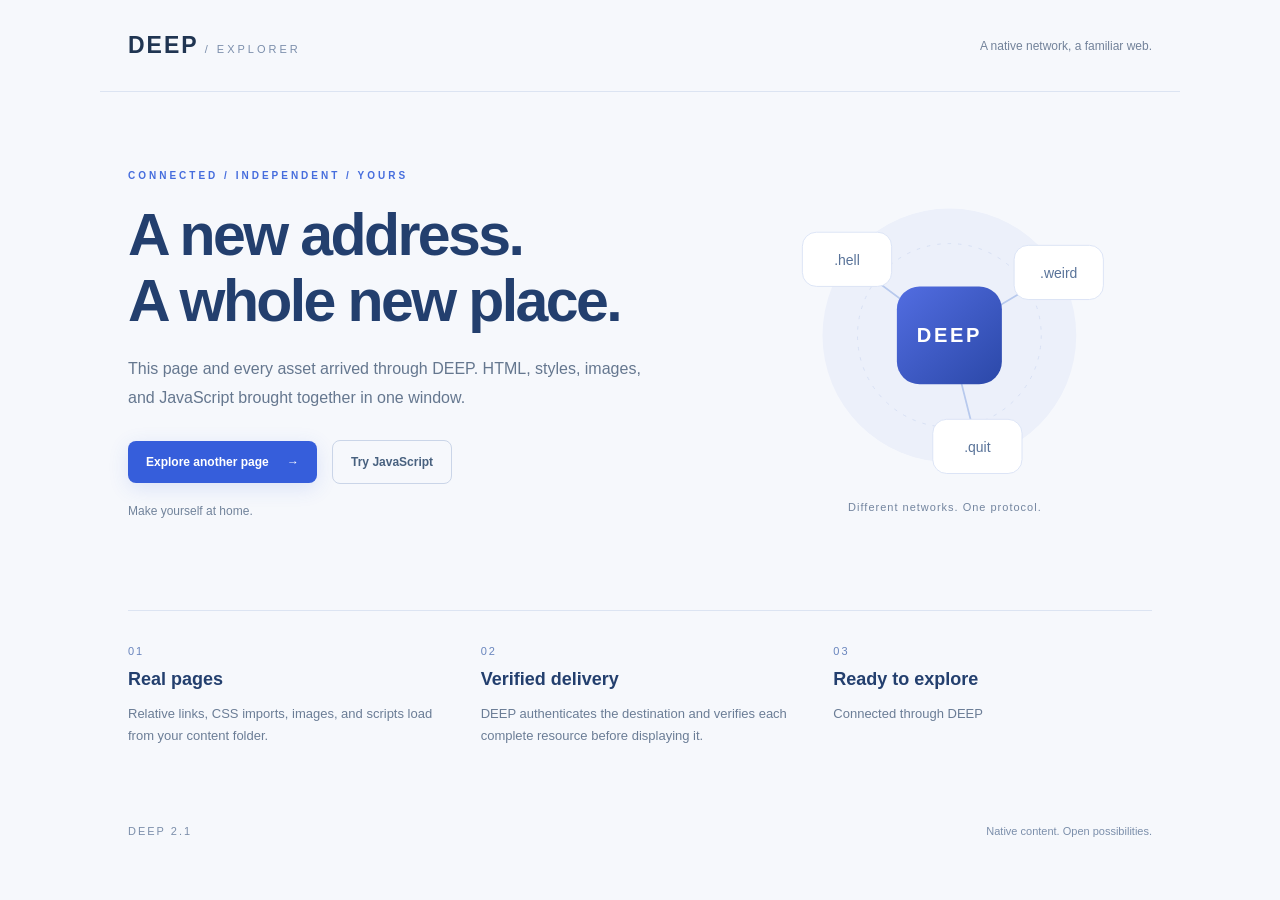
<file: examples/website/index.html>
<!doctype html>
<html lang="en">
<head>
  <meta charset="utf-8"><meta name="viewport" content="width=device-width, initial-scale=1">
  <title>A site through DEEP</title>
  <link rel="stylesheet" href="./assets/site.css?v=1">
  <script defer src="./assets/site.js"></script>
  <script type="module" src="./assets/module.js"></script>
</head>
<body>
  <header><a class="brand" href="./">DEEP<span> / EXPLORER</span></a><span class="tag">A native network, a familiar web.</span></header>
  <main>
    <section class="intro">
      <p id="eyebrow">CONNECTED / INDEPENDENT / YOURS</p>
      <h1 id="hero">A new address.<br>A whole new place.</h1>
      <p class="lead">This page and every asset arrived through DEEP. HTML, styles, images, and JavaScript brought together in one window.</p>
      <div class="actions"><a id="next-link" href="./pages/next.html">Explore another page <span>→</span></a><button id="theme-toggle" type="button">Try JavaScript</button></div>
      <p id="interaction-status" aria-live="polite">Make yourself at home.</p>
    </section>
    <figure><img id="network-image" src="./assets/network.svg" alt="Three connected networks surrounding a DEEP node"><figcaption>Different networks. One protocol.</figcaption></figure>
    <section class="details">
      <article><span class="number">01</span><h2>Real pages</h2><p>Relative links, CSS imports, images, and scripts load from your content folder.</p></article>
      <article><span class="number">02</span><h2>Verified delivery</h2><p>DEEP authenticates the destination and verifies each complete resource before displaying it.</p></article>
      <article><span class="number">03</span><h2>Ready to explore</h2><p id="data-status">Loading a resource with JavaScript…</p></article>
    </section>
  </main>
  <footer>DEEP 2.1 <span>Native content. Open possibilities.</span></footer>
</body>
</html>
</file>
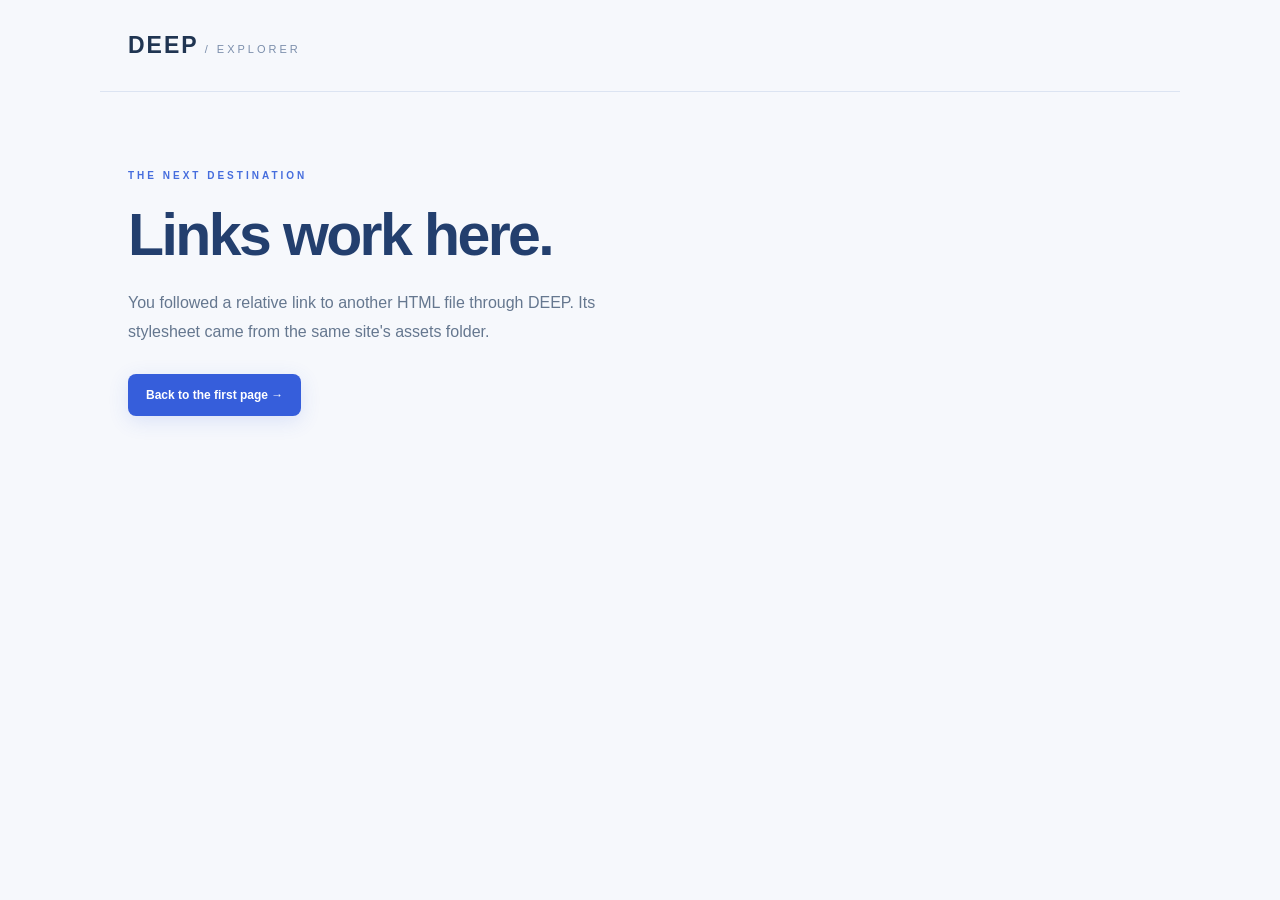
<file: examples/website/pages/next.html>
<!doctype html><html lang="en"><meta charset="utf-8"><meta name="viewport" content="width=device-width,initial-scale=1"><title>Another DEEP page</title><link rel="stylesheet" href="../assets/site.css"><body><header><a class="brand" href="../">DEEP<span> / EXPLORER</span></a></header><main><section class="intro"><p id="eyebrow">THE NEXT DESTINATION</p><h1>Links work here.</h1><p class="lead">You followed a relative link to another HTML file through DEEP. Its stylesheet came from the same site's assets folder.</p><div class="actions"><a href="../">Back to the first page →</a></div></section></main></body></html>
</file>
<file: examples/website/assets/site.css>
@import url("./tokens.css");
*{box-sizing:border-box}body{margin:0;background:#f6f8fc;color:#233f6e;font-family:Inter,"Segoe UI",sans-serif}header,main,footer{max-width:1080px;margin:auto}header{display:flex;align-items:center;justify-content:space-between;padding:32px 28px;border-bottom:1px solid #dce4f2}.brand{text-decoration:none;color:#203552;font-size:23px;font-weight:800;letter-spacing:2px}.brand span{font-size:11px;font-weight:500;letter-spacing:3px;color:#7b8eab}.tag{font-size:12px;color:#72829a}main{display:grid;grid-template-columns:1.4fr 1fr;gap:30px;padding:68px 28px 45px}#eyebrow{color:#466ddd;font-size:10px;font-weight:700}h1{font-size:clamp(38px,4.8vw,59px);line-height:1.12;letter-spacing:-2.6px;margin:21px 0;color:rgb(35,63,110)}.lead{font-size:16px;line-height:1.8;max-width:530px;color:#65778f}.actions{display:flex;align-items:center;gap:15px;margin-top:27px}.actions a,button{font:600 12px "Segoe UI",sans-serif;padding:14px 18px;border-radius:8px;text-decoration:none;cursor:pointer}.actions a{background:#365edb;color:white;box-shadow:0 5px 20px #365edb25}.actions a span{margin-left:15px}button{border:1px solid #cad5e8;background:transparent;color:#48617f}#interaction-status{font-size:12px;color:#71839b;margin:20px 0}figure{margin:0;display:flex;flex-direction:column;align-items:center;justify-content:center}figure img{max-width:100%;width:350px}figcaption{font-size:11px;color:#73859f;letter-spacing:1px;margin-top:10px}.details{grid-column:1/-1;display:grid;grid-template-columns:repeat(3,1fr);gap:34px;margin-top:42px;padding-top:30px;border-top:1px solid #dce4f2}.number{color:#6985bd;font-size:11px;letter-spacing:2px}.details h2{font-size:18px;font-weight:600;margin:10px 0}.details p{font-size:13px;line-height:1.7;color:#6b7d96}footer{display:flex;justify-content:space-between;padding:20px 28px 28px;font-size:11px;letter-spacing:2px;color:#7b8eaa}footer span{letter-spacing:0}body.alternate{background:#edf5f0}a:focus-visible,button:focus-visible{outline:3px solid #84a7ff;outline-offset:4px}@media(max-width:750px){main{grid-template-columns:1fr;padding-top:38px}.tag{display:none}figure img{width:250px}.details{grid-template-columns:1fr;gap:16px}.actions{flex-wrap:wrap}}
</file>
